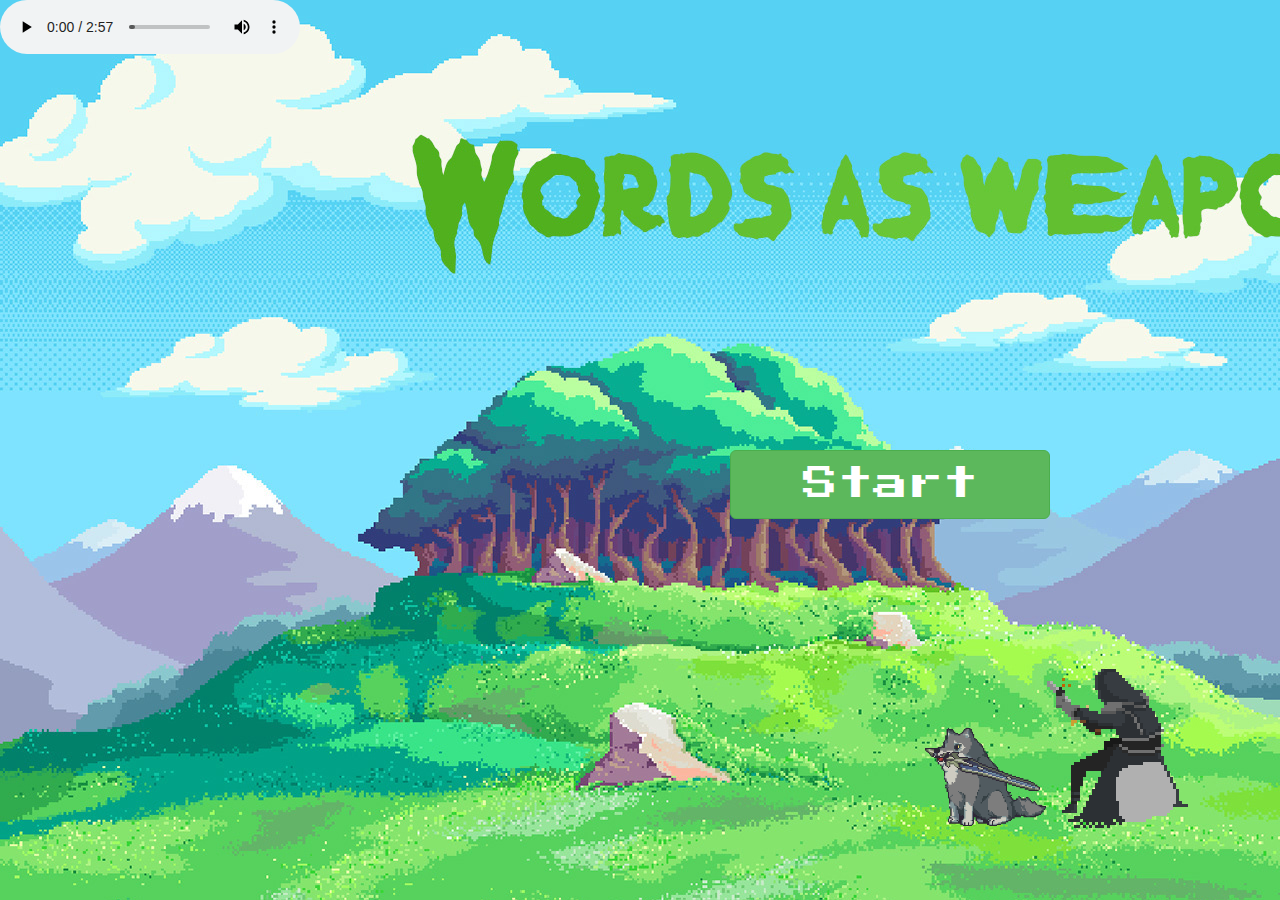
<file: templates/menü.html>
<!DOCTYPE html>
<html lang="en">
<head>
    <meta charset="UTF-8">

    <link href="//netdna.bootstrapcdn.com/bootstrap/3.0.0/css/bootstrap.min.css" rel="stylesheet" id="bootstrap-css">
    <script src="//netdna.bootstrapcdn.com/bootstrap/3.0.0/js/bootstrap.min.js"></script>
    <script src="//code.jquery.com/jquery-1.11.1.min.js"></script>
    <link href="https://fonts.googleapis.com/css?family=Press+Start+2P&display=swap" rel="stylesheet">

    <title>Main Menu</title>
    <script src="/static/js/menu.js" defer></script>
    <link rel="stylesheet" type="text/css" href="/static/css/menu.css">
    <script src="/static/js/menu.js" defer></script>

</head>
<body class="mainmenu">
    <audio id="zene" autoplay="autoplay" controls="controls"><source src="../static/css/Halo.mp3" type="audio/mpeg" /></audio>
    <div class="col-md-3">
        <a href="choose-character" class="btn btn-success btn-lg btn-block btn-huge">Start</a>
    </div>

<div class="tbubble">
    <img class="tbubble" src="/static/css/bubble_wau.png">
</div>

<div class="Heromenu">
    <img src="/static/css/heromainmenu.gif">
</div>

<div class="Dogmenu">
     <audio id="myAudio">
  <source src="/static/css/barking.mp3" type="audio/mpeg">
    </audio>
    <img class="Dogmenu" width='145rem', onclick="playaudio()" src="/static/css/dogmainmenu.gif">
</div>

</body>
</html>
</file>
<file: static/css/menu.css>
body {
    background-image: url("pixel_background_title.jpg");
}

div.Heromenu{
    position: absolute;
    bottom: 5rem;
    right: 6rem;
}

div.Dogmenu{
    position: absolute;
    bottom: 6rem;
    right: 22rem;

}

/*.start{*/
/*    position: absolute;*/
/*    bottom: 30rem;*/
/*    right: 50rem;*/
/*}*/

.btn-huge{
    position: absolute;
    right: -73rem;
    top: 45rem;
    font-family: 'Press Start 2P', cursive;;
    font-size: 35px;
    /*bottom: 55rem;*/
    /*padding-top:20px;*/
    /*padding-bottom:20px;*/
}

div.tbubble img{
    position: absolute;
    width: 15rem;
    bottom: 13rem;
    right: 23rem;
}

#zene{
    position: absolute;

}
</file>
